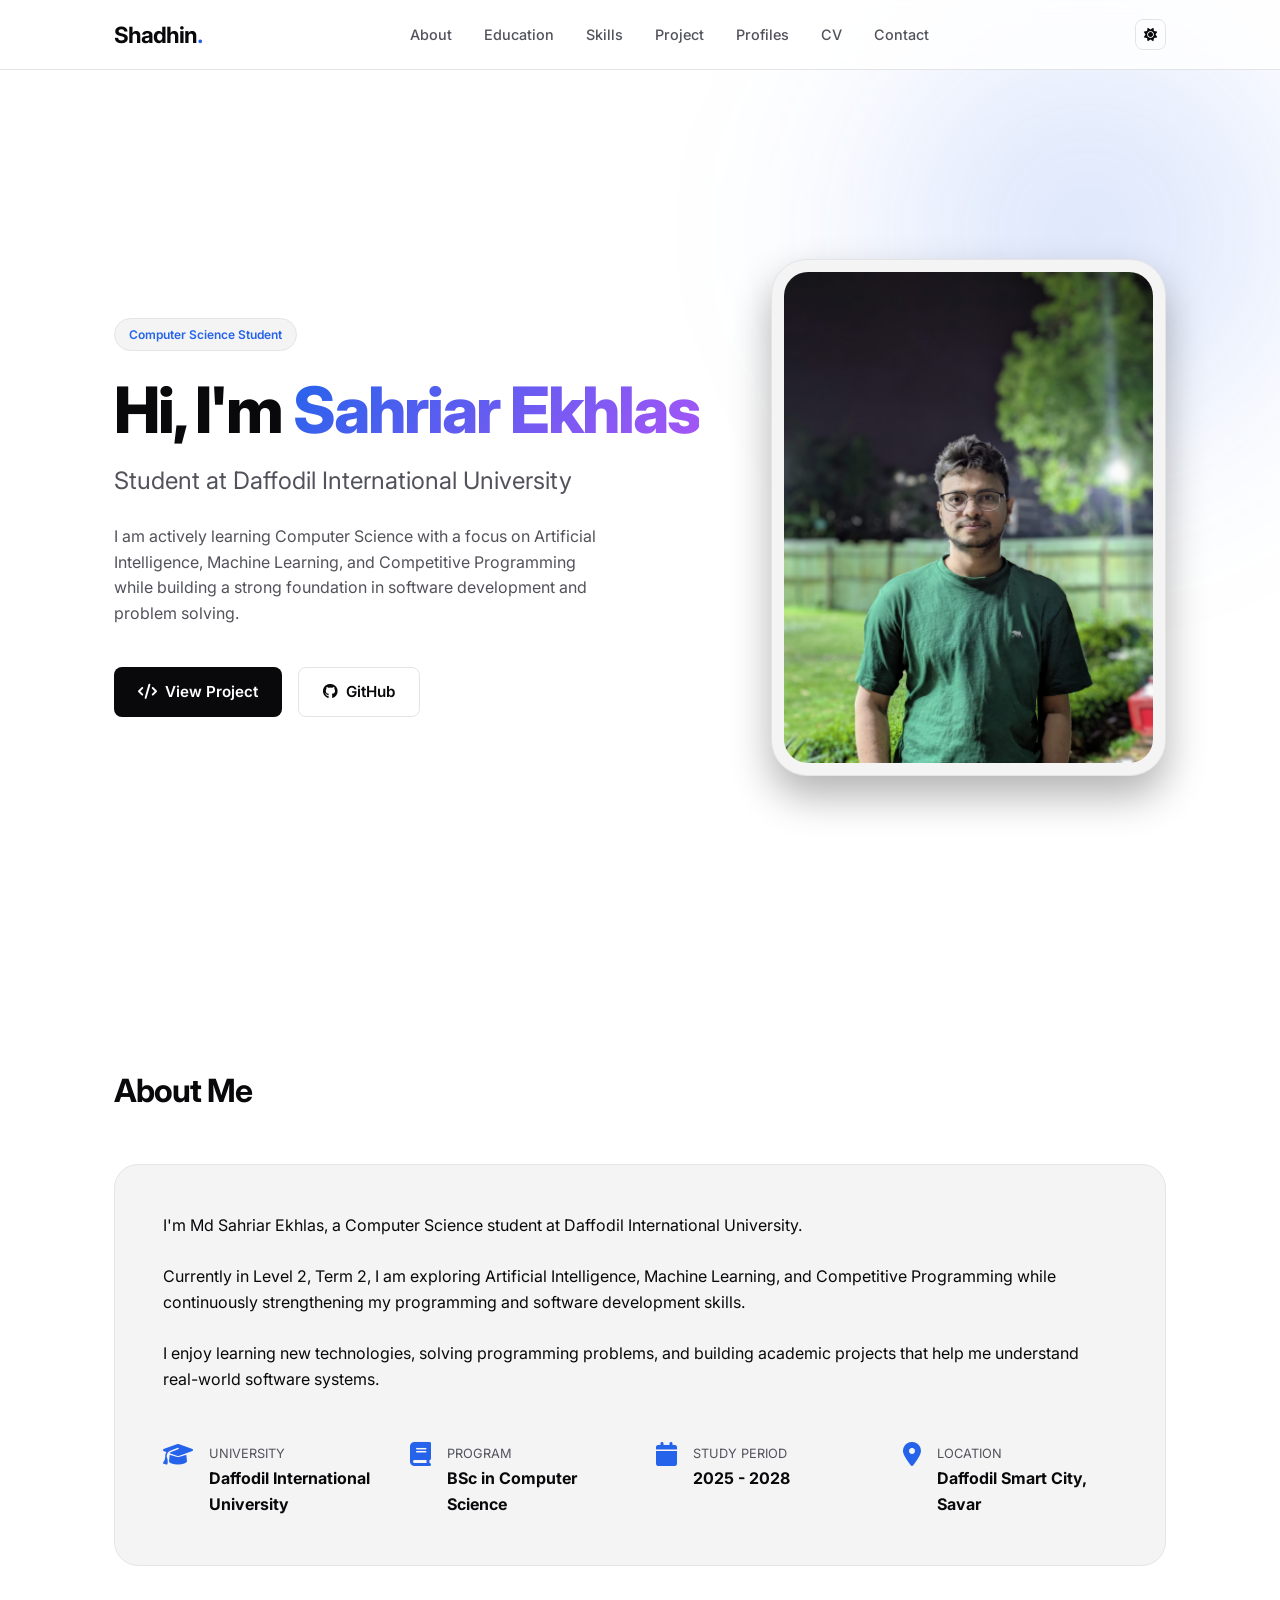
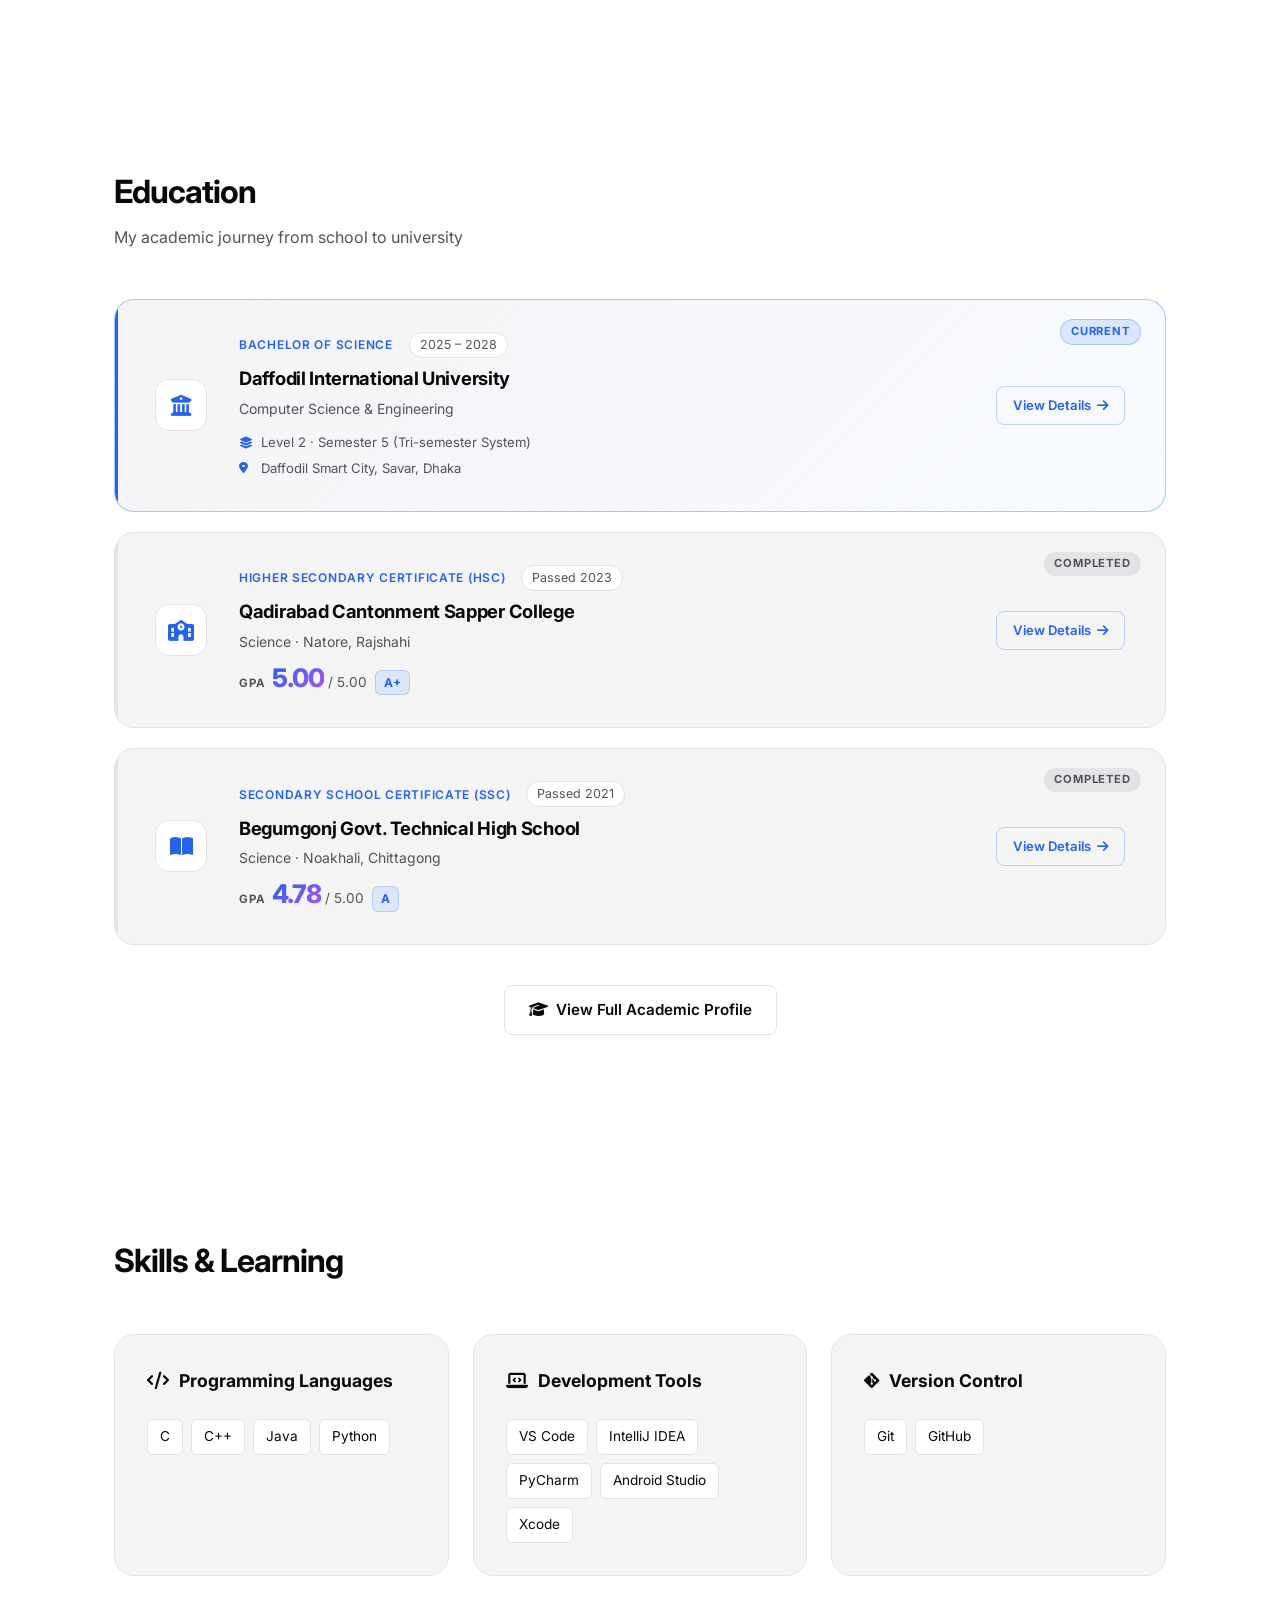
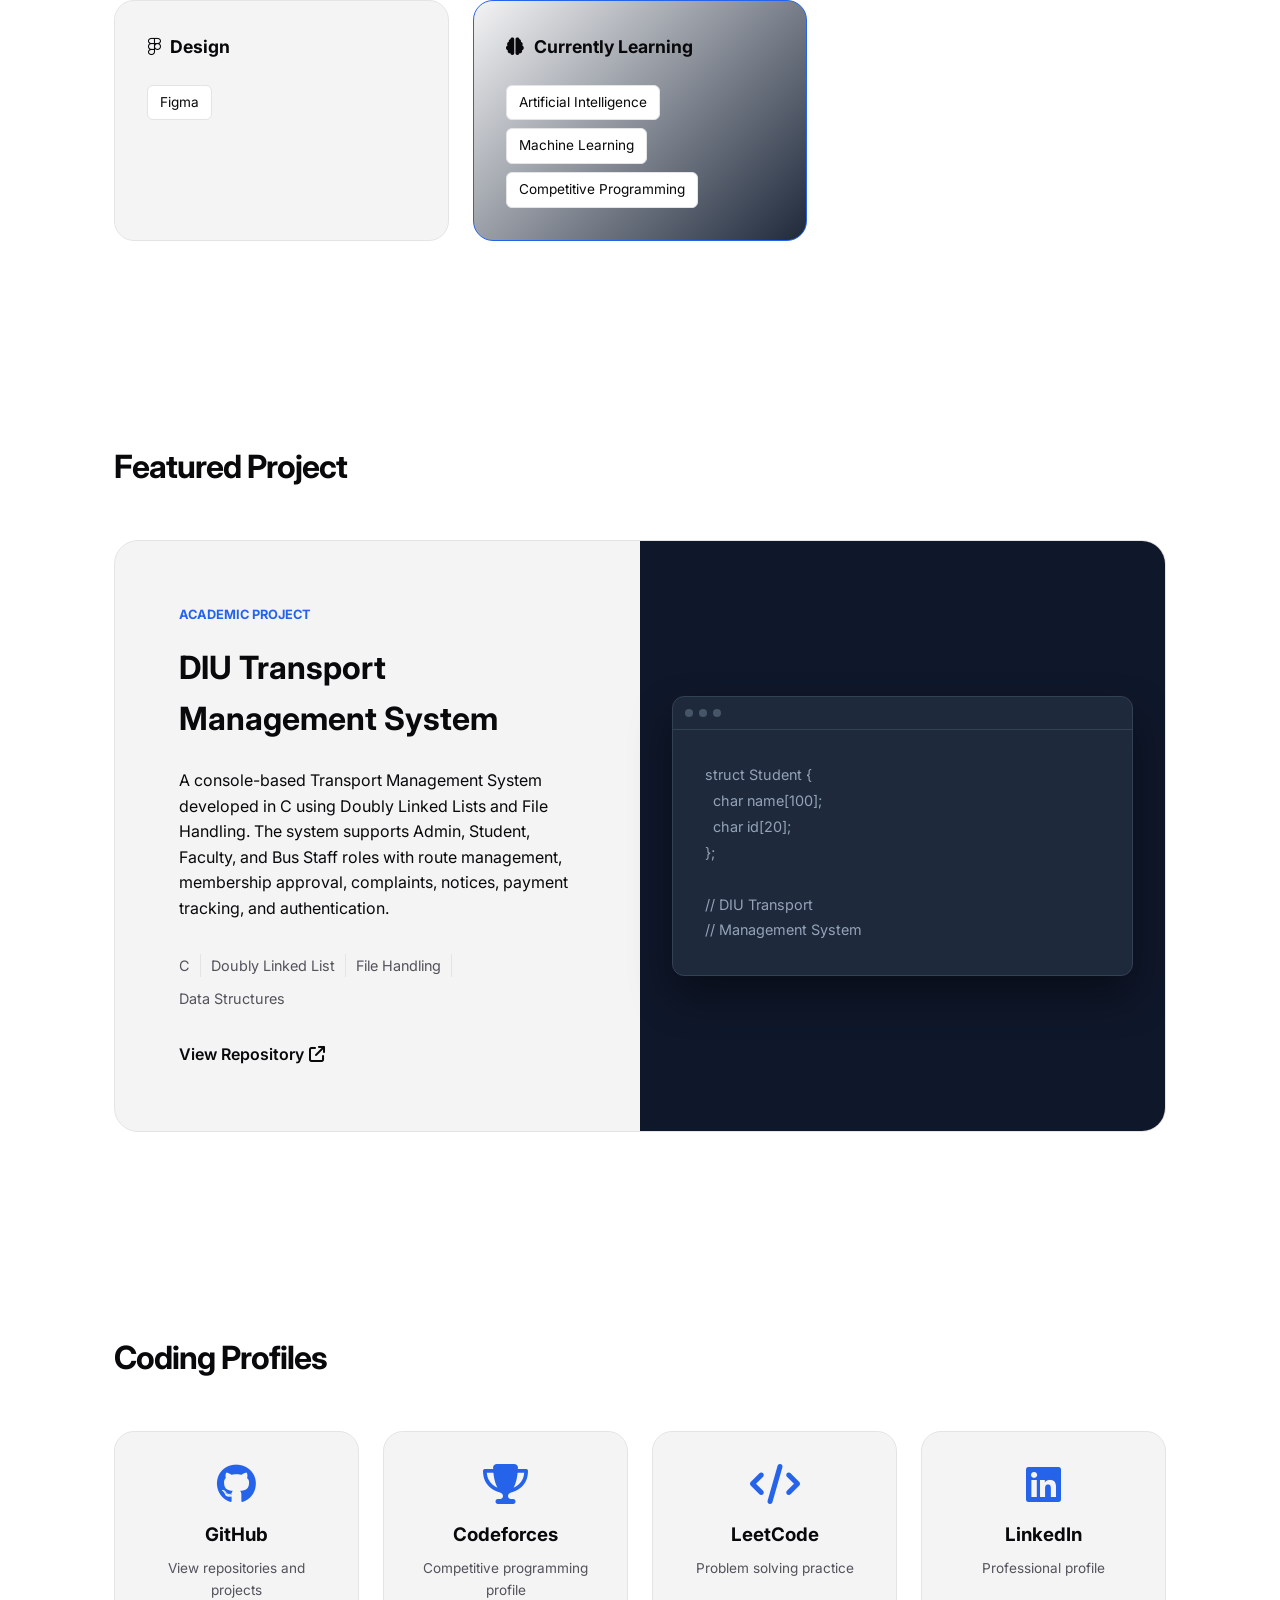
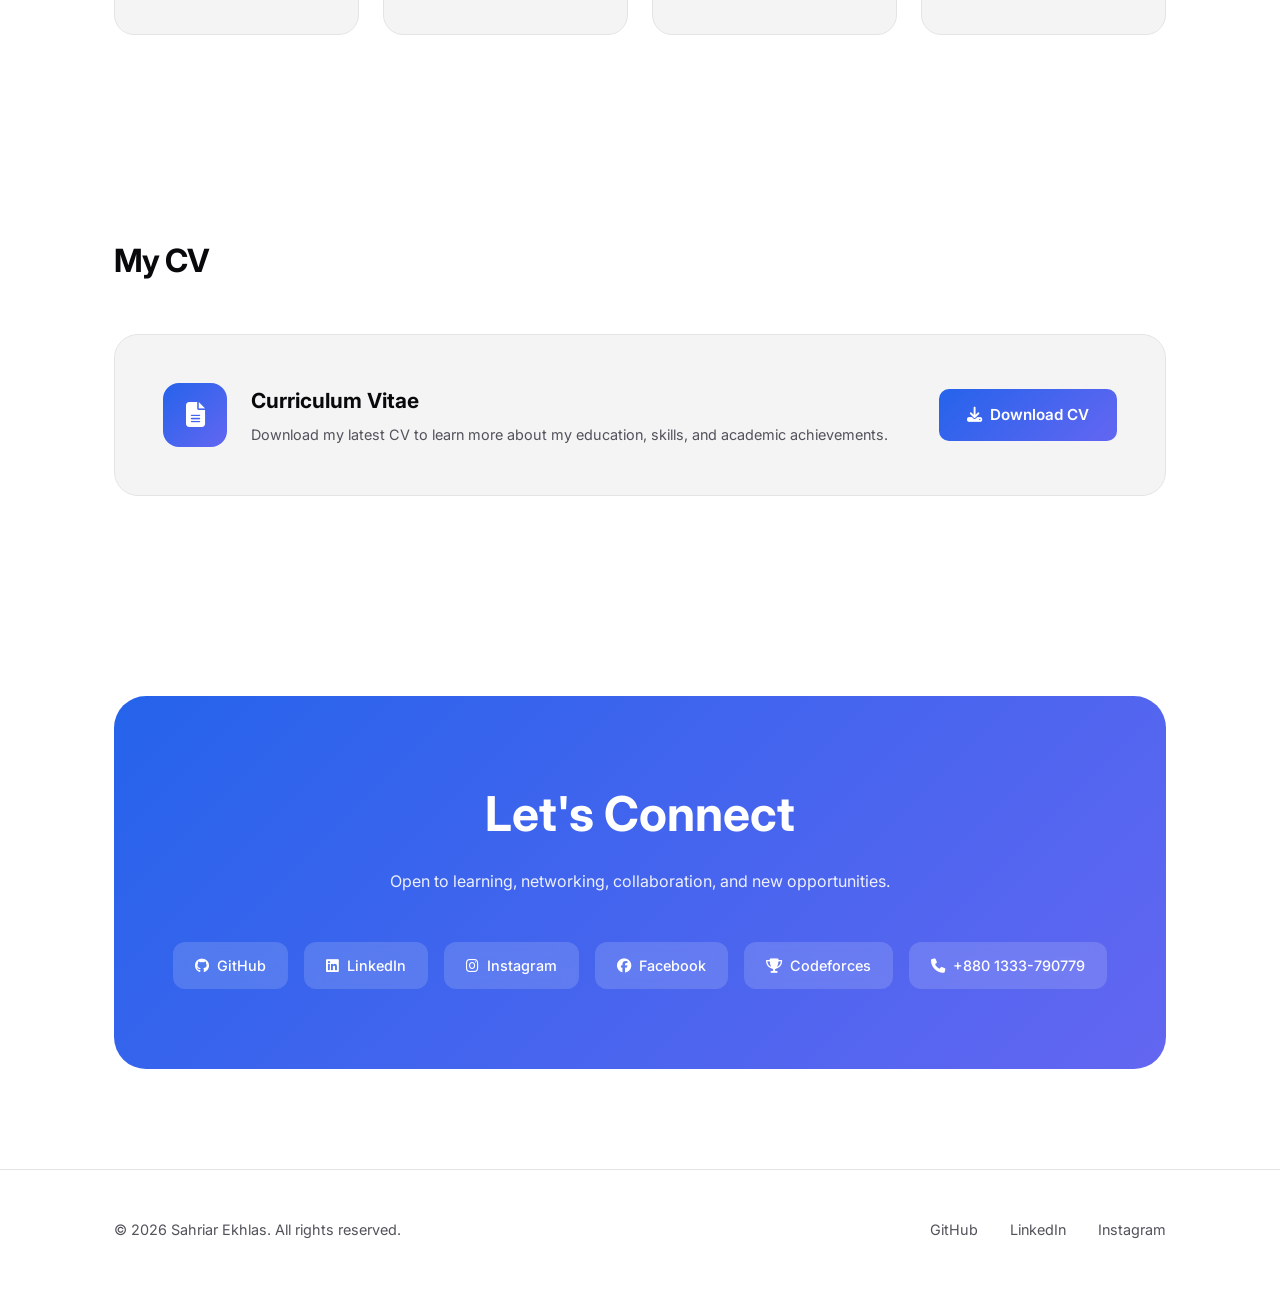
<file: index.html>
<!DOCTYPE html>
<html lang="en" data-theme="dark">
<head>
    <meta charset="UTF-8">
    <meta name="viewport" content="width=device-width, initial-scale=1.0, maximum-scale=1.0">
    <title>Sahriar Ekhlas | Portfolio</title>
    <meta name="description" content="Personal portfolio of Sahriar Ekhlas, Computer Science student at Daffodil International University.">
    <link rel="stylesheet" href="css/style.css">
    <link href="https://fonts.googleapis.com/css2?family=Inter:wght@300;400;500;600;700;800;900&display=swap" rel="stylesheet">
    <link rel="stylesheet" href="https://cdnjs.cloudflare.com/ajax/libs/font-awesome/6.5.1/css/all.min.css">
</head>
<body>

    <!-- Background Glow -->
    <div class="glow-container">
        <div class="glow-sphere"></div>
    </div>

    <!-- Navbar -->
    <nav class="navbar">
        <div class="container nav-content">
            <a href="#home" class="logo">Shadhin<span>.</span></a>
            <ul class="nav-links">
                <li><a href="#about">About</a></li>
                <li><a href="#education">Education</a></li>
                <li><a href="#skills">Skills</a></li>
                <li><a href="#project">Project</a></li>
                <li><a href="#profiles">Profiles</a></li>
                <li><a href="#cv">CV</a></li>
                <li><a href="#contact">Contact</a></li>
            </ul>
            <div class="nav-actions">
                <button id="theme-toggle" aria-label="Toggle theme">
                    <i class="fa-solid fa-moon theme-icon-dark"></i>
                    <i class="fa-solid fa-sun theme-icon-light"></i>
                </button>
                <div class="mobile-menu-btn" id="mobile-menu-btn" aria-label="Open menu">
                    <i class="fa-solid fa-bars"></i>
                </div>
            </div>
        </div>
    </nav>

    <!-- Mobile Nav -->
    <div class="mobile-nav" id="mobile-nav">
        <a href="#about" class="mobile-nav-link">About</a>
        <a href="#education" class="mobile-nav-link">Education</a>
        <a href="#skills" class="mobile-nav-link">Skills</a>
        <a href="#project" class="mobile-nav-link">Project</a>
        <a href="#profiles" class="mobile-nav-link">Profiles</a>
        <a href="#cv" class="mobile-nav-link">CV</a>
        <a href="#contact" class="mobile-nav-link">Contact</a>
    </div>

    <!-- Hero -->
    <section class="section" id="home">
        <div class="container">
            <div class="hero-grid">
                <div class="hero-text reveal">
                    <div class="badge">Computer Science Student</div>
                    <h1>Hi, I'm <span class="gradient-text">Sahriar Ekhlas</span></h1>
                    <p class="subtitle">Student at Daffodil International University</p>
                    <p class="hero-description">
                        I am actively learning Computer Science with a focus on
                        Artificial Intelligence, Machine Learning, and Competitive
                        Programming while building a strong foundation in software
                        development and problem solving.
                    </p>
                    <div class="hero-btns">
                        <a href="#project" class="btn btn-primary">
                            <i class="fa-solid fa-code"></i> View Project
                        </a>
                        <a href="https://github.com/shadhinsahriar" target="_blank" class="btn btn-secondary">
                            <i class="fa-brands fa-github"></i> GitHub
                        </a>
                    </div>
                </div>
                <div class="hero-image-wrapper reveal">
                    <div class="image-border">
                        <img src="MyProfile.jpg.jpeg" alt="Sahriar Ekhlas" class="profile-img">
                    </div>
                </div>
            </div>
        </div>
    </section>

    <!-- About -->
    <section class="section" id="about">
        <div class="container">
            <div class="section-header reveal">
                <h2 class="section-title">About Me</h2>
            </div>
            <div class="about-card reveal">
                <p>I'm Md Sahriar Ekhlas, a Computer Science student at Daffodil International University.</p>
                <br>
                <p>Currently in Level 2, Term 2, I am exploring Artificial Intelligence, Machine Learning, and Competitive Programming while continuously strengthening my programming and software development skills.</p>
                <br>
                <p>I enjoy learning new technologies, solving programming problems, and building academic projects that help me understand real-world software systems.</p>
                <div class="info-grid">
                    <div class="info-item">
                        <i class="fa-solid fa-graduation-cap"></i>
                        <div><span>University</span><h4>Daffodil International University</h4></div>
                    </div>
                    <div class="info-item">
                        <i class="fa-solid fa-book"></i>
                        <div><span>Program</span><h4>BSc in Computer Science</h4></div>
                    </div>
                    <div class="info-item">
                        <i class="fa-solid fa-calendar"></i>
                        <div><span>Study Period</span><h4>2025 - 2028</h4></div>
                    </div>
                    <div class="info-item">
                        <i class="fa-solid fa-location-dot"></i>
                        <div><span>Location</span><h4>Daffodil Smart City, Savar</h4></div>
                    </div>
                </div>
            </div>
        </div>
    </section>

    <!-- Education -->
    <section class="section" id="education">
        <div class="container">
            <div class="section-header reveal">
                <h2 class="section-title">Education</h2>
                <p class="section-subtitle">My academic journey from school to university</p>
            </div>

            <div class="edu-timeline">

                <!-- University -->
                <div class="edu-card edu-card--current reveal">
                    <div class="edu-card__badge edu-card__badge--active">Current</div>
                    <div class="edu-card__icon">
                        <i class="fa-solid fa-university"></i>
                    </div>
                    <div class="edu-card__body">
                        <div class="edu-card__meta">
                            <span class="edu-type">Bachelor of Science</span>
                            <span class="edu-year">2025 – 2028</span>
                        </div>
                        <h3 class="edu-card__title">Daffodil International University</h3>
                        <p class="edu-card__subject">Computer Science &amp; Engineering</p>
                        <div class="edu-card__details">
                            <div class="edu-detail">
                                <i class="fa-solid fa-layer-group"></i>
                                <span>Level 2 · Semester 5 (Tri-semester System)</span>
                            </div>
                            <div class="edu-detail">
                                <i class="fa-solid fa-location-dot"></i>
                                <span>Daffodil Smart City, Savar, Dhaka</span>
                            </div>
                        </div>
                    </div>
                    <a href="education.html" class="edu-card__link">
                        View Details <i class="fa-solid fa-arrow-right"></i>
                    </a>
                </div>

                <!-- HSC -->
                <div class="edu-card reveal">
                    <div class="edu-card__badge">Completed</div>
                    <div class="edu-card__icon">
                        <i class="fa-solid fa-school"></i>
                    </div>
                    <div class="edu-card__body">
                        <div class="edu-card__meta">
                            <span class="edu-type">Higher Secondary Certificate (HSC)</span>
                            <span class="edu-year">Passed 2023</span>
                        </div>
                        <h3 class="edu-card__title">Qadirabad Cantonment Sapper College</h3>
                        <p class="edu-card__subject">Science · Natore, Rajshahi</p>
                        <div class="edu-card__gpa">
                            <span class="gpa-label">GPA</span>
                            <span class="gpa-value">5.00</span>
                            <span class="gpa-scale">/ 5.00</span>
                            <span class="gpa-grade">A+</span>
                        </div>
                    </div>
                    <a href="education.html" class="edu-card__link">
                        View Details <i class="fa-solid fa-arrow-right"></i>
                    </a>
                </div>

                <!-- SSC -->
                <div class="edu-card reveal">
                    <div class="edu-card__badge">Completed</div>
                    <div class="edu-card__icon">
                        <i class="fa-solid fa-book-open"></i>
                    </div>
                    <div class="edu-card__body">
                        <div class="edu-card__meta">
                            <span class="edu-type">Secondary School Certificate (SSC)</span>
                            <span class="edu-year">Passed 2021</span>
                        </div>
                        <h3 class="edu-card__title">Begumgonj Govt. Technical High School</h3>
                        <p class="edu-card__subject">Science · Noakhali, Chittagong</p>
                        <div class="edu-card__gpa">
                            <span class="gpa-label">GPA</span>
                            <span class="gpa-value">4.78</span>
                            <span class="gpa-scale">/ 5.00</span>
                            <span class="gpa-grade">A</span>
                        </div>
                    </div>
                    <a href="education.html" class="edu-card__link">
                        View Details <i class="fa-solid fa-arrow-right"></i>
                    </a>
                </div>

            </div>

            <div class="edu-cta reveal">
                <a href="education.html" class="btn btn-secondary">
                    <i class="fa-solid fa-graduation-cap"></i> View Full Academic Profile
                </a>
            </div>

        </div>
    </section>

    <!-- Skills -->
    <section class="section" id="skills">
        <div class="container">
            <div class="section-header reveal">
                <h2 class="section-title">Skills & Learning</h2>
            </div>
            <div class="skills-grid">
                <div class="skill-category reveal">
                    <h3><i class="fa-solid fa-code"></i> Programming Languages</h3>
                    <div class="skill-tags">
                        <span>C</span><span>C++</span><span>Java</span><span>Python</span>
                    </div>
                </div>
                <div class="skill-category reveal">
                    <h3><i class="fa-solid fa-laptop-code"></i> Development Tools</h3>
                    <div class="skill-tags">
                        <span>VS Code</span><span>IntelliJ IDEA</span><span>PyCharm</span>
                        <span>Android Studio</span><span>Xcode</span>
                    </div>
                </div>
                <div class="skill-category reveal">
                    <h3><i class="fa-brands fa-git-alt"></i> Version Control</h3>
                    <div class="skill-tags"><span>Git</span><span>GitHub</span></div>
                </div>
                <div class="skill-category reveal">
                    <h3><i class="fa-brands fa-figma"></i> Design</h3>
                    <div class="skill-tags"><span>Figma</span></div>
                </div>
                <div class="skill-category highlight reveal">
                    <h3><i class="fa-solid fa-brain"></i> Currently Learning</h3>
                    <div class="skill-tags">
                        <span>Artificial Intelligence</span><span>Machine Learning</span>
                        <span>Competitive Programming</span>
                    </div>
                </div>
            </div>
        </div>
    </section>

    <!-- Project -->
    <section class="section" id="project">
        <div class="container">
            <div class="section-header reveal">
                <h2 class="section-title">Featured Project</h2>
            </div>
            <div class="project-featured reveal">
                <div class="project-content">
                    <div class="project-tag">Academic Project</div>
                    <h3>DIU Transport Management System</h3>
                    <p>A console-based Transport Management System developed in C using Doubly Linked Lists and File Handling. The system supports Admin, Student, Faculty, and Bus Staff roles with route management, membership approval, complaints, notices, payment tracking, and authentication.</p>
                    <div class="tech-stack">
                        <span>C</span><span>Doubly Linked List</span>
                        <span>File Handling</span><span>Data Structures</span>
                    </div>
                    <a href="https://github.com/shadhinsahriar/DIU-Transport-Management-System" target="_blank" class="project-link">
                        View Repository <i class="fa-solid fa-arrow-up-right-from-square"></i>
                    </a>
                </div>
                <div class="project-visual">
                    <div class="code-window">
                        <div class="window-dots"><span></span><span></span><span></span></div>
                        <div class="code-content">
                            <p>struct Student {</p>
                            <p>&nbsp;&nbsp;char name[100];</p>
                            <p>&nbsp;&nbsp;char id[20];</p>
                            <p>};</p>
                            <br>
                            <p>// DIU Transport</p>
                            <p>// Management System</p>
                        </div>
                    </div>
                </div>
            </div>
        </div>
    </section>

    <!-- Profiles -->
    <section class="section" id="profiles">
        <div class="container">
            <div class="section-header reveal">
                <h2 class="section-title">Coding Profiles</h2>
            </div>
            <div class="profiles-grid">
                <a href="https://github.com/shadhinsahriar" target="_blank" class="profile-card reveal">
                    <i class="fa-brands fa-github"></i>
                    <h3>GitHub</h3>
                    <p>View repositories and projects</p>
                </a>
                <a href="https://codeforces.com/profile/shadhinsahriar" target="_blank" class="profile-card reveal">
                    <i class="fa-solid fa-trophy"></i>
                    <h3>Codeforces</h3>
                    <p>Competitive programming profile</p>
                </a>
                <a href="https://leetcode.com/u/shadhinsahriar/" target="_blank" class="profile-card reveal">
                    <i class="fa-solid fa-code"></i>
                    <h3>LeetCode</h3>
                    <p>Problem solving practice</p>
                </a>
                <a href="https://www.linkedin.com/in/shadhinsahriar/" target="_blank" class="profile-card reveal">
                    <i class="fa-brands fa-linkedin"></i>
                    <h3>LinkedIn</h3>
                    <p>Professional profile</p>
                </a>
            </div>
        </div>
    </section>

    <!-- CV -->
    <section class="section" id="cv">
        <div class="container">
            <div class="section-header reveal">
                <h2 class="section-title">My CV</h2>
            </div>
            <div class="cv-card reveal">
                <div class="cv-info">
                    <div class="cv-icon">
                        <i class="fa-solid fa-file-lines"></i>
                    </div>
                    <div>
                        <h3>Curriculum Vitae</h3>
                        <p>Download my latest CV to learn more about my education, skills, and academic achievements.</p>
                    </div>
                </div>
                <a href="Sahriar_Ekhlas_CV.pdf" download class="btn-cv">
                    <i class="fa-solid fa-download"></i> Download CV
                </a>
            </div>
        </div>
    </section>

    <!-- Contact -->
    <section class="section" id="contact">
        <div class="container">
            <div class="contact-card reveal">
                <h2>Let's Connect</h2>
                <p>Open to learning, networking, collaboration, and new opportunities.</p>
                <div class="contact-methods">
                    <a href="https://github.com/shadhinsahriar" target="_blank" class="contact-item">
                        <i class="fa-brands fa-github"></i> GitHub
                    </a>
                    <a href="https://www.linkedin.com/in/shadhinsahriar/" target="_blank" class="contact-item">
                        <i class="fa-brands fa-linkedin"></i> LinkedIn
                    </a>
                    <a href="https://www.instagram.com/shadhinsahriar" target="_blank" class="contact-item">
                        <i class="fa-brands fa-instagram"></i> Instagram
                    </a>
                    <a href="https://www.facebook.com/shadhinsahriar" target="_blank" class="contact-item">
                        <i class="fa-brands fa-facebook"></i> Facebook
                    </a>
                    <a href="https://codeforces.com/profile/shadhinsahriar" target="_blank" class="contact-item">
                        <i class="fa-solid fa-trophy"></i> Codeforces
                    </a>
                    <a href="tel:+8801333790779" class="contact-item">
                        <i class="fa-solid fa-phone"></i> +880 1333-790779
                    </a>
                </div>
            </div>
        </div>
    </section>

    <!-- Footer -->
    <footer class="footer">
        <div class="container">
            <div class="footer-content">
                <p>© 2026 Sahriar Ekhlas. All rights reserved.</p>
                <div class="footer-links">
                    <a href="https://github.com/shadhinsahriar" target="_blank">GitHub</a>
                    <a href="https://www.linkedin.com/in/shadhinsahriar/" target="_blank">LinkedIn</a>
                    <a href="https://www.instagram.com/shadhinsahriar" target="_blank">Instagram</a>
                </div>
            </div>
        </div>
    </footer>

    <script src="js/script.js"></script>
</body>
</html>
</file>
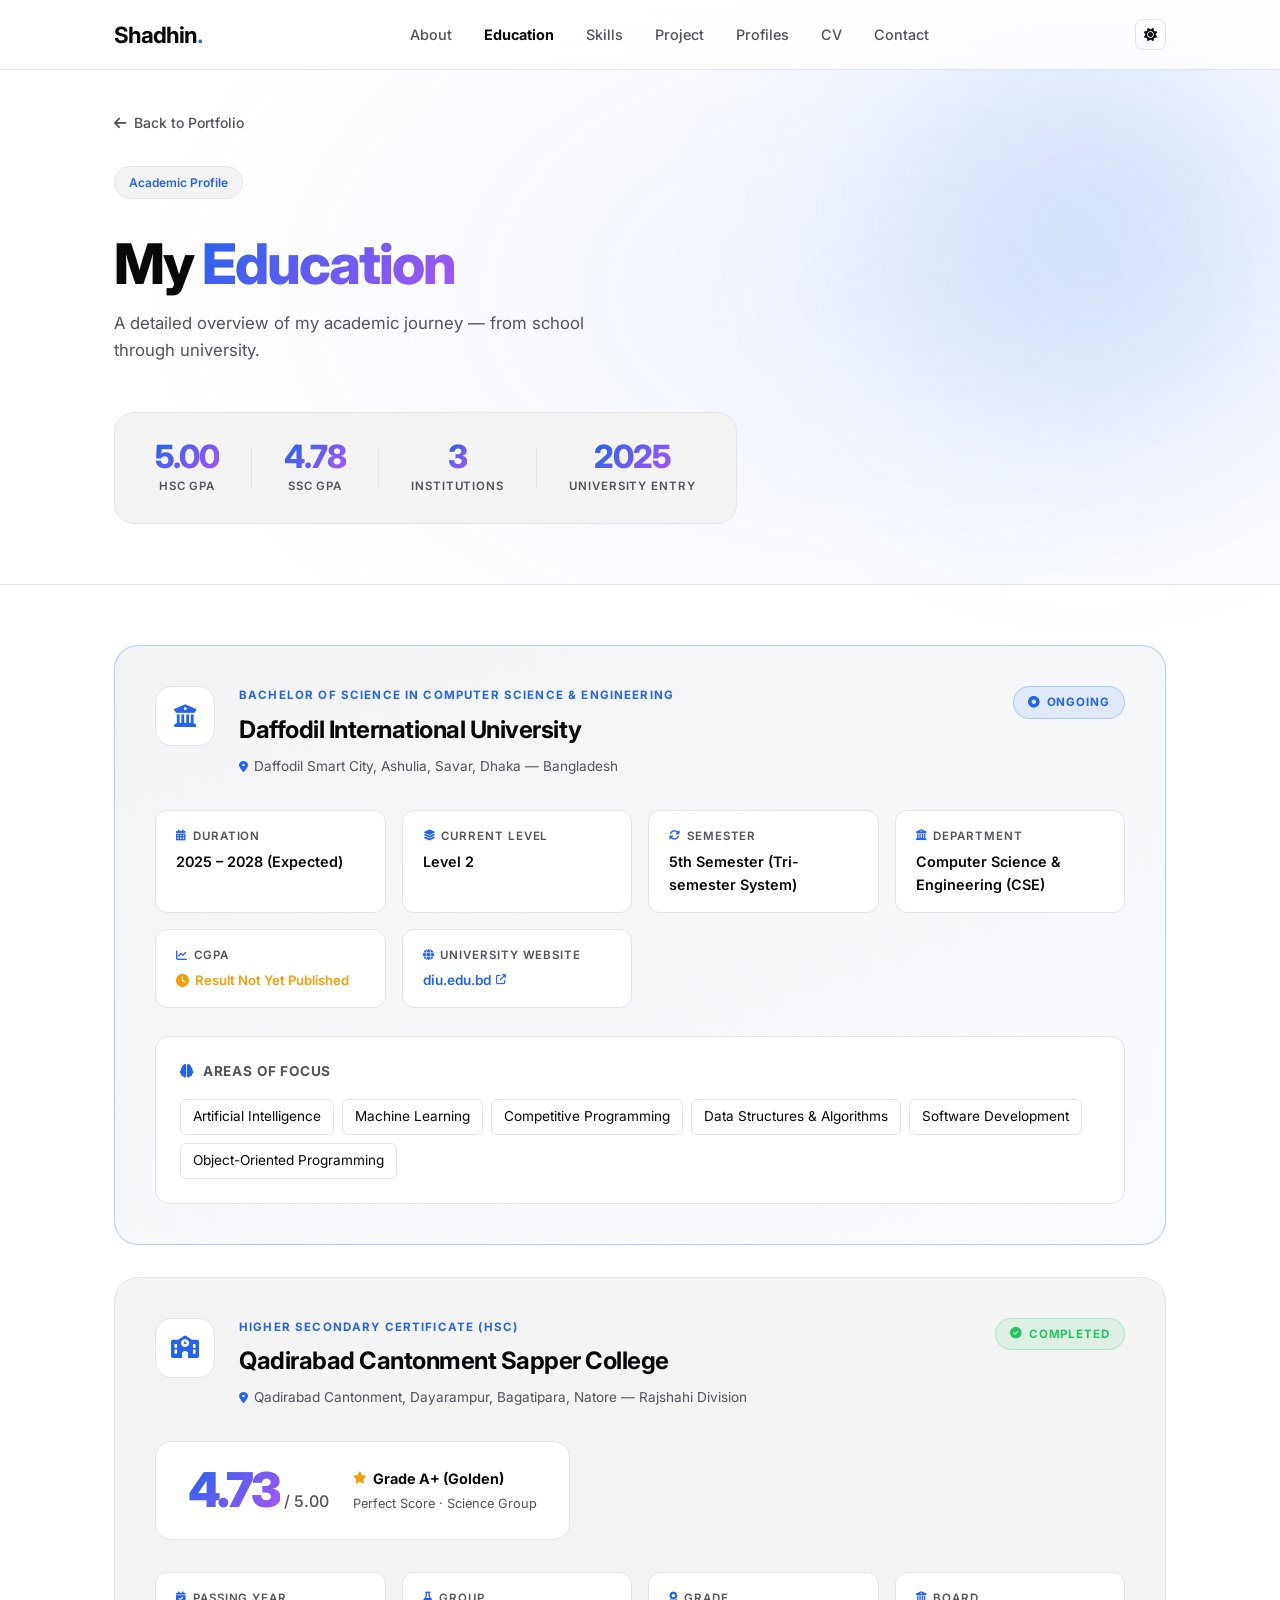
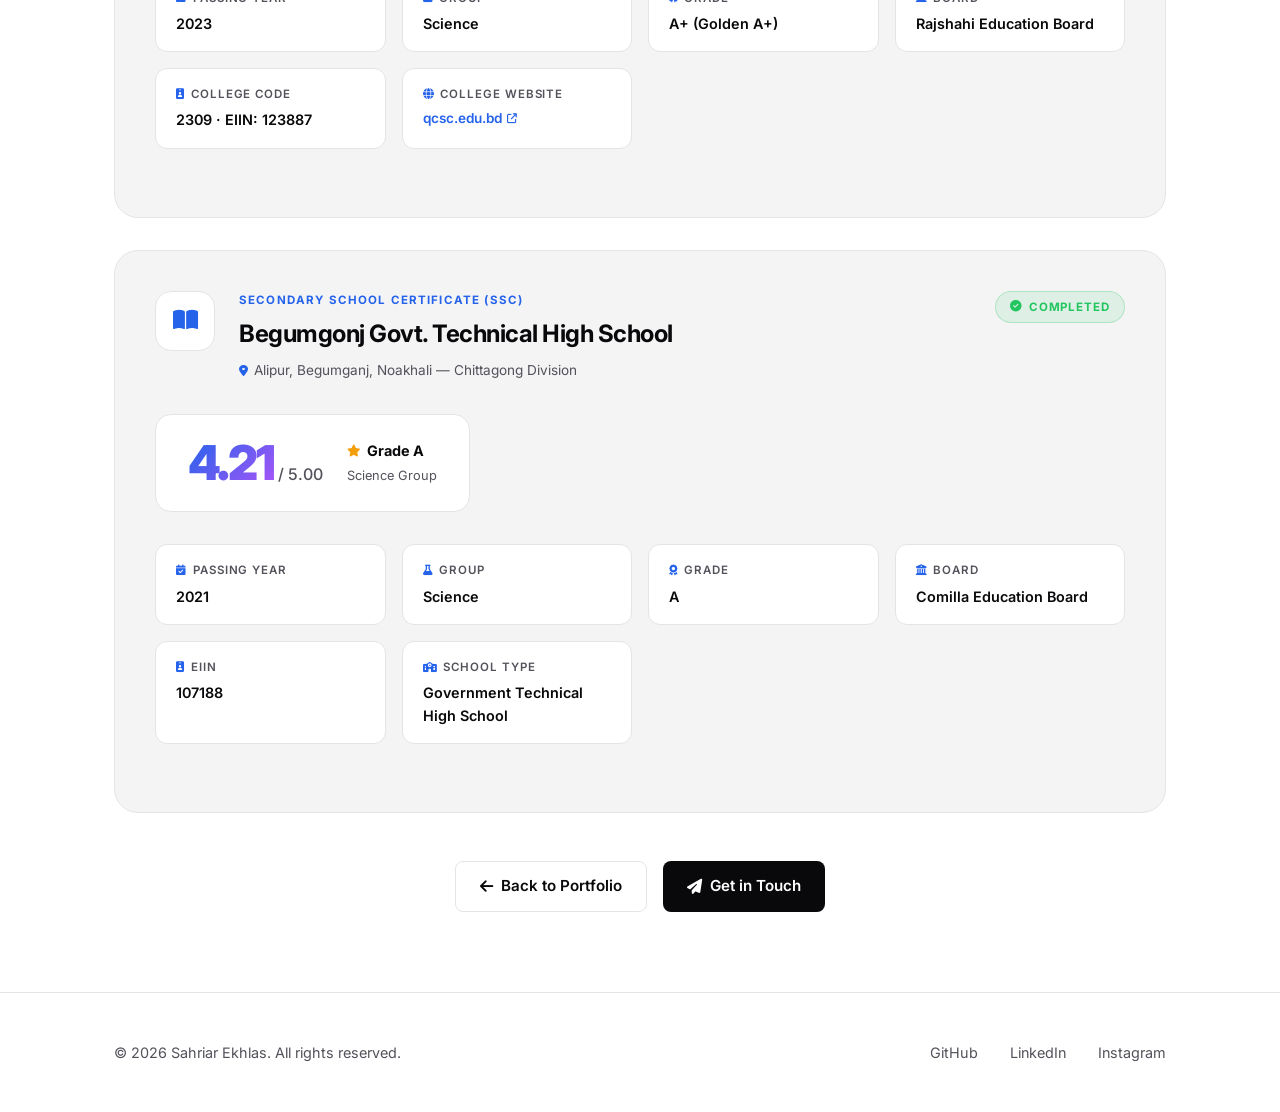
<file: education.html>
<!DOCTYPE html>
<html lang="en" data-theme="dark">
<head>
    <meta charset="UTF-8">
    <meta name="viewport" content="width=device-width, initial-scale=1.0, maximum-scale=1.0">
    <title>Education | Sahriar Ekhlas</title>
    <meta name="description" content="Full academic profile of Sahriar Ekhlas — SSC, HSC and University education details.">
    <link rel="stylesheet" href="css/style.css">
    <link rel="stylesheet" href="css/education.css">
    <link href="https://fonts.googleapis.com/css2?family=Inter:wght@300;400;500;600;700;800;900&display=swap" rel="stylesheet">
    <link rel="stylesheet" href="https://cdnjs.cloudflare.com/ajax/libs/font-awesome/6.5.1/css/all.min.css">
</head>
<body>

    <!-- Background Glow -->
    <div class="glow-container">
        <div class="glow-sphere"></div>
    </div>

    <!-- Navbar -->
    <nav class="navbar">
        <div class="container nav-content">
            <a href="index.html" class="logo">Shadhin<span>.</span></a>
            <ul class="nav-links">
                <li><a href="index.html#about">About</a></li>
                <li><a href="index.html#education" class="nav-active">Education</a></li>
                <li><a href="index.html#skills">Skills</a></li>
                <li><a href="index.html#project">Project</a></li>
                <li><a href="index.html#profiles">Profiles</a></li>
                <li><a href="index.html#cv">CV</a></li>
                <li><a href="index.html#contact">Contact</a></li>
            </ul>
            <div class="nav-actions">
                <button id="theme-toggle" aria-label="Toggle theme">
                    <i class="fa-solid fa-moon theme-icon-dark"></i>
                    <i class="fa-solid fa-sun theme-icon-light"></i>
                </button>
                <div class="mobile-menu-btn" id="mobile-menu-btn" aria-label="Open menu">
                    <i class="fa-solid fa-bars"></i>
                </div>
            </div>
        </div>
    </nav>

    <!-- Mobile Nav -->
    <div class="mobile-nav" id="mobile-nav">
        <a href="index.html#about" class="mobile-nav-link">About</a>
        <a href="index.html#education" class="mobile-nav-link">Education</a>
        <a href="index.html#skills" class="mobile-nav-link">Skills</a>
        <a href="index.html#project" class="mobile-nav-link">Project</a>
        <a href="index.html#profiles" class="mobile-nav-link">Profiles</a>
        <a href="index.html#cv" class="mobile-nav-link">CV</a>
        <a href="index.html#contact" class="mobile-nav-link">Contact</a>
    </div>

    <!-- Page Header -->
    <div class="edu-page-header">
        <div class="container">
            <a href="index.html" class="back-link reveal">
                <i class="fa-solid fa-arrow-left"></i> Back to Portfolio
            </a>
            <div class="edu-page-title reveal">
                <div class="badge">Academic Profile</div>
                <h1>My <span class="gradient-text">Education</span></h1>
                <p>A detailed overview of my academic journey — from school through university.</p>
            </div>

            <!-- Summary Stats -->
            <div class="edu-stats reveal">
                <div class="edu-stat">
                    <span class="edu-stat__value gradient-text">5.00</span>
                    <span class="edu-stat__label">HSC GPA</span>
                </div>
                <div class="edu-stat-divider"></div>
                <div class="edu-stat">
                    <span class="edu-stat__value gradient-text">4.78</span>
                    <span class="edu-stat__label">SSC GPA</span>
                </div>
                <div class="edu-stat-divider"></div>
                <div class="edu-stat">
                    <span class="edu-stat__value gradient-text">3</span>
                    <span class="edu-stat__label">Institutions</span>
                </div>
                <div class="edu-stat-divider"></div>
                <div class="edu-stat">
                    <span class="edu-stat__value gradient-text">2025</span>
                    <span class="edu-stat__label">University Entry</span>
                </div>
            </div>
        </div>
    </div>

    <!-- Main Content -->
    <main class="edu-page-body">
        <div class="container">

            <!-- ======= UNIVERSITY ======= -->
            <div class="edu-detail-card edu-detail-card--active reveal">
                <div class="edu-detail-card__header">
                    <div class="edu-detail-card__icon-wrap">
                        <i class="fa-solid fa-university"></i>
                    </div>
                    <div class="edu-detail-card__header-text">
                        <span class="edu-detail-type">Bachelor of Science in Computer Science &amp; Engineering</span>
                        <h2 class="edu-detail-card__name">Daffodil International University</h2>
                        <p class="edu-detail-card__location">
                            <i class="fa-solid fa-location-dot"></i>
                            Daffodil Smart City, Ashulia, Savar, Dhaka — Bangladesh
                        </p>
                    </div>
                    <div class="edu-detail-card__status edu-detail-card__status--ongoing">
                        <i class="fa-solid fa-circle-dot"></i> Ongoing
                    </div>
                </div>

                <div class="edu-detail-card__body">
                    <div class="edu-info-grid">
                        <div class="edu-info-block">
                            <span class="edu-info-label"><i class="fa-solid fa-calendar-days"></i> Duration</span>
                            <span class="edu-info-value">2025 – 2028 (Expected)</span>
                        </div>
                        <div class="edu-info-block">
                            <span class="edu-info-label"><i class="fa-solid fa-layer-group"></i> Current Level</span>
                            <span class="edu-info-value">Level 2</span>
                        </div>
                        <div class="edu-info-block">
                            <span class="edu-info-label"><i class="fa-solid fa-rotate"></i> Semester</span>
                            <span class="edu-info-value">5th Semester (Tri-semester System)</span>
                        </div>
                        <div class="edu-info-block">
                            <span class="edu-info-label"><i class="fa-solid fa-building-columns"></i> Department</span>
                            <span class="edu-info-value">Computer Science &amp; Engineering (CSE)</span>
                        </div>
                        <div class="edu-info-block">
                            <span class="edu-info-label"><i class="fa-solid fa-chart-line"></i> CGPA</span>
                            <span class="edu-info-value edu-info-value--pending">
                                <i class="fa-solid fa-clock"></i> Result Not Yet Published
                            </span>
                        </div>
                        <div class="edu-info-block">
                            <span class="edu-info-label"><i class="fa-solid fa-globe"></i> University Website</span>
                            <a href="https://diu.edu.bd" target="_blank" class="edu-info-value edu-info-link">diu.edu.bd <i class="fa-solid fa-arrow-up-right-from-square"></i></a>
                        </div>
                    </div>

                    <div class="edu-focus-area">
                        <h4><i class="fa-solid fa-brain"></i> Areas of Focus</h4>
                        <div class="skill-tags">
                            <span>Artificial Intelligence</span>
                            <span>Machine Learning</span>
                            <span>Competitive Programming</span>
                            <span>Data Structures &amp; Algorithms</span>
                            <span>Software Development</span>
                            <span>Object-Oriented Programming</span>
                        </div>
                    </div>
                </div>
            </div>

            <!-- ======= HSC ======= -->
            <div class="edu-detail-card reveal">
                <div class="edu-detail-card__header">
                    <div class="edu-detail-card__icon-wrap">
                        <i class="fa-solid fa-school"></i>
                    </div>
                    <div class="edu-detail-card__header-text">
                        <span class="edu-detail-type">Higher Secondary Certificate (HSC)</span>
                        <h2 class="edu-detail-card__name">Qadirabad Cantonment Sapper College</h2>
                        <p class="edu-detail-card__location">
                            <i class="fa-solid fa-location-dot"></i>
                            Qadirabad Cantonment, Dayarampur, Bagatipara, Natore — Rajshahi Division
                        </p>
                    </div>
                    <div class="edu-detail-card__status edu-detail-card__status--done">
                        <i class="fa-solid fa-circle-check"></i> Completed
                    </div>
                </div>

                <div class="edu-detail-card__body">
                    <div class="edu-gpa-hero">
                        <div class="edu-gpa-hero__score">
                            <span class="edu-gpa-hero__number">5.00</span>
                            <span class="edu-gpa-hero__out">/ 5.00</span>
                        </div>
                        <div class="edu-gpa-hero__meta">
                            <div class="edu-gpa-hero__grade">
                                <i class="fa-solid fa-star"></i> Grade A+ (Golden)
                            </div>
                            <div class="edu-gpa-hero__sub">Perfect Score · Science Group</div>
                        </div>
                    </div>

                    <div class="edu-info-grid">
                        <div class="edu-info-block">
                            <span class="edu-info-label"><i class="fa-solid fa-calendar-check"></i> Passing Year</span>
                            <span class="edu-info-value">2023</span>
                        </div>
                        <div class="edu-info-block">
                            <span class="edu-info-label"><i class="fa-solid fa-flask"></i> Group</span>
                            <span class="edu-info-value">Science</span>
                        </div>
                        <div class="edu-info-block">
                            <span class="edu-info-label"><i class="fa-solid fa-award"></i> Grade</span>
                            <span class="edu-info-value">A+ (Golden A+)</span>
                        </div>
                        <div class="edu-info-block">
                            <span class="edu-info-label"><i class="fa-solid fa-building-columns"></i> Board</span>
                            <span class="edu-info-value">Rajshahi Education Board</span>
                        </div>
                        <div class="edu-info-block">
                            <span class="edu-info-label"><i class="fa-solid fa-id-badge"></i> College Code</span>
                            <span class="edu-info-value">2309 · EIIN: 123887</span>
                        </div>
                        <div class="edu-info-block">
                            <span class="edu-info-label"><i class="fa-solid fa-globe"></i> College Website</span>
                            <a href="http://qcsc.edu.bd" target="_blank" class="edu-info-value edu-info-link">qcsc.edu.bd <i class="fa-solid fa-arrow-up-right-from-square"></i></a>
                        </div>
                    </div>
                </div>
            </div>

            <!-- ======= SSC ======= -->
            <div class="edu-detail-card reveal">
                <div class="edu-detail-card__header">
                    <div class="edu-detail-card__icon-wrap">
                        <i class="fa-solid fa-book-open"></i>
                    </div>
                    <div class="edu-detail-card__header-text">
                        <span class="edu-detail-type">Secondary School Certificate (SSC)</span>
                        <h2 class="edu-detail-card__name">Begumgonj Govt. Technical High School</h2>
                        <p class="edu-detail-card__location">
                            <i class="fa-solid fa-location-dot"></i>
                            Alipur, Begumganj, Noakhali — Chittagong Division
                        </p>
                    </div>
                    <div class="edu-detail-card__status edu-detail-card__status--done">
                        <i class="fa-solid fa-circle-check"></i> Completed
                    </div>
                </div>

                <div class="edu-detail-card__body">
                    <div class="edu-gpa-hero">
                        <div class="edu-gpa-hero__score">
                            <span class="edu-gpa-hero__number">4.78</span>
                            <span class="edu-gpa-hero__out">/ 5.00</span>
                        </div>
                        <div class="edu-gpa-hero__meta">
                            <div class="edu-gpa-hero__grade">
                                <i class="fa-solid fa-star"></i> Grade A
                            </div>
                            <div class="edu-gpa-hero__sub">Science Group</div>
                        </div>
                    </div>

                    <div class="edu-info-grid">
                        <div class="edu-info-block">
                            <span class="edu-info-label"><i class="fa-solid fa-calendar-check"></i> Passing Year</span>
                            <span class="edu-info-value">2021</span>
                        </div>
                        <div class="edu-info-block">
                            <span class="edu-info-label"><i class="fa-solid fa-flask"></i> Group</span>
                            <span class="edu-info-value">Science</span>
                        </div>
                        <div class="edu-info-block">
                            <span class="edu-info-label"><i class="fa-solid fa-award"></i> Grade</span>
                            <span class="edu-info-value">A</span>
                        </div>
                        <div class="edu-info-block">
                            <span class="edu-info-label"><i class="fa-solid fa-building-columns"></i> Board</span>
                            <span class="edu-info-value">Comilla Education Board</span>
                        </div>
                        <div class="edu-info-block">
                            <span class="edu-info-label"><i class="fa-solid fa-id-badge"></i> EIIN</span>
                            <span class="edu-info-value">107188</span>
                        </div>
                        <div class="edu-info-block">
                            <span class="edu-info-label"><i class="fa-solid fa-school"></i> School Type</span>
                            <span class="edu-info-value">Government Technical High School</span>
                        </div>
                    </div>
                </div>
            </div>

            <!-- Back button -->
            <div class="edu-page-footer reveal">
                <a href="index.html" class="btn btn-secondary">
                    <i class="fa-solid fa-arrow-left"></i> Back to Portfolio
                </a>
                <a href="index.html#contact" class="btn btn-primary">
                    <i class="fa-solid fa-paper-plane"></i> Get in Touch
                </a>
            </div>

        </div>
    </main>

    <!-- Footer -->
    <footer class="footer">
        <div class="container">
            <div class="footer-content">
                <p>© 2026 Sahriar Ekhlas. All rights reserved.</p>
                <div class="footer-links">
                    <a href="https://github.com/shadhinsahriar" target="_blank">GitHub</a>
                    <a href="https://www.linkedin.com/in/shadhinsahriar/" target="_blank">LinkedIn</a>
                    <a href="https://www.instagram.com/shadhinsahriar" target="_blank">Instagram</a>
                </div>
            </div>
        </div>
    </footer>

    <script src="js/script.js"></script>
    <script src="js/education.js"></script>
</body>
</html>
</file>
<file: css/style.css>
/* --- Variables & Reset --- */
:root {
    --bg-color: #0a0a0a;
    --surface-color: #161616;
    --border-color: #262626;
    --text-primary: #ffffff;
    --text-secondary: #a1a1aa;
    --accent-color: #3b82f6;
    --accent-glow: rgba(59, 130, 246, 0.5);
    --nav-blur: rgba(10, 10, 10, 0.8);
    --transition: all 0.4s cubic-bezier(0.16, 1, 0.3, 1);
}

[data-theme="light"] {
    --bg-color: #ffffff;
    --surface-color: #f4f4f5;
    --border-color: #e4e4e7;
    --text-primary: #09090b;
    --text-secondary: #52525b;
    --accent-color: #2563eb;
    --accent-glow: rgba(37, 99, 235, 0.2);
    --nav-blur: rgba(255, 255, 255, 0.8);
}

* {
    margin: 0;
    padding: 0;
    box-sizing: border-box;
    font-family: 'Inter', sans-serif;
}

html { scroll-behavior: smooth; }

body {
    background-color: var(--bg-color);
    color: var(--text-primary);
    line-height: 1.6;
    overflow-x: hidden;
    transition: background-color 0.3s ease;
}

.container {
    max-width: 1100px;
    margin: 0 auto;
    padding: 0 1.5rem;
}

/* --- Layout Utils --- */
.section { padding: 100px 0; }

.gradient-text {
    background: linear-gradient(135deg, var(--accent-color), #a855f7);
    -webkit-background-clip: text;
    -webkit-text-fill-color: transparent;
    background-clip: text;
}

/* --- Glow Background --- */
.glow-container {
    position: fixed;
    top: 0; left: 0;
    width: 100%; height: 100%;
    z-index: -1;
    overflow: hidden;
    pointer-events: none;
}

.glow-sphere {
    position: absolute;
    top: -10%; right: -10%;
    width: 50vw; height: 50vw;
    background: radial-gradient(circle, var(--accent-glow) 0%, transparent 70%);
    filter: blur(80px);
}

/* --- Navbar --- */
.navbar {
    position: fixed;
    top: 0; width: 100%;
    z-index: 1000;
    border-bottom: 1px solid var(--border-color);
    backdrop-filter: blur(12px);
    background: var(--nav-blur);
    height: 70px;
    display: flex;
    align-items: center;
}

.nav-content {
    display: flex;
    justify-content: space-between;
    align-items: center;
    width: 100%;
}

.logo {
    font-size: 1.4rem;
    font-weight: 700;
    text-decoration: none;
    color: var(--text-primary);
    letter-spacing: -1px;
}
.logo span { color: var(--accent-color); }

.nav-links {
    display: flex;
    list-style: none;
    gap: 2rem;
}

.nav-links a {
    text-decoration: none;
    color: var(--text-secondary);
    font-size: 0.9rem;
    font-weight: 500;
    transition: var(--transition);
}
.nav-links a:hover { color: var(--text-primary); }

.nav-actions {
    display: flex;
    align-items: center;
    gap: 1rem;
}

#theme-toggle {
    background: none;
    border: 1px solid var(--border-color);
    color: var(--text-primary);
    padding: 8px;
    border-radius: 8px;
    cursor: pointer;
    display: flex;
    align-items: center;
    justify-content: center;
    transition: transform 0.4s ease;
}

.theme-icon-light { display: none; }
[data-theme="light"] .theme-icon-dark { display: none; }
[data-theme="light"] .theme-icon-light { display: block; }

.mobile-menu-btn {
    display: none;
    font-size: 1.5rem;
    cursor: pointer;
    color: var(--text-primary);
    padding: 4px;
}

/* --- Mobile Nav Menu --- */
.mobile-nav {
    display: none;
    position: fixed;
    top: 70px;
    left: 0;
    width: 100%;
    background: var(--nav-blur);
    backdrop-filter: blur(12px);
    border-bottom: 1px solid var(--border-color);
    z-index: 999;
    padding: 1rem 0;
    flex-direction: column;
}

.mobile-nav.open { display: flex; }

.mobile-nav a {
    text-decoration: none;
    color: var(--text-secondary);
    font-size: 1rem;
    font-weight: 500;
    padding: 0.75rem 1.5rem;
    transition: var(--transition);
}

.mobile-nav a:hover {
    color: var(--text-primary);
    background: var(--surface-color);
}

/* --- Hero Section --- */
.hero-grid {
    display: grid;
    grid-template-columns: 1.2fr 0.8fr;
    gap: 4rem;
    align-items: center;
    min-height: 85vh;
    padding-top: 70px;
}

.badge {
    display: inline-block;
    padding: 6px 14px;
    background: var(--surface-color);
    border: 1px solid var(--border-color);
    border-radius: 20px;
    font-size: 0.75rem;
    font-weight: 600;
    color: var(--accent-color);
    margin-bottom: 1.5rem;
}

.hero-text h1 {
    font-size: 4rem;
    line-height: 1.1;
    margin-bottom: 1rem;
    font-weight: 800;
    letter-spacing: -2px;
}

.subtitle {
    font-size: 1.5rem;
    color: var(--text-secondary);
    margin-bottom: 1.5rem;
}

.hero-description {
    color: var(--text-secondary);
    max-width: 500px;
    margin-bottom: 2.5rem;
}

.hero-btns {
    display: flex;
    gap: 1rem;
    flex-wrap: wrap;
}

.btn {
    padding: 12px 24px;
    border-radius: 8px;
    text-decoration: none;
    font-weight: 600;
    font-size: 0.95rem;
    transition: var(--transition);
    display: inline-flex;
    align-items: center;
    gap: 8px;
    white-space: nowrap;
}

.btn-primary { background: var(--text-primary); color: var(--bg-color); }
.btn-primary:hover { transform: translateY(-2px); opacity: 0.9; }

.btn-secondary { border: 1px solid var(--border-color); color: var(--text-primary); }
.btn-secondary:hover { background: var(--surface-color); }

.profile-img {
    width: 100%;
    border-radius: 24px;
    filter: grayscale(20%);
    display: block;
}

.image-border {
    padding: 12px;
    background: var(--surface-color);
    border: 1px solid var(--border-color);
    border-radius: 36px;
    box-shadow: 0 20px 40px rgba(0,0,0,0.3);
}

/* --- Cards & Content --- */
.section-header { margin-bottom: 3rem; }

.section-title {
    font-size: 2rem;
    font-weight: 700;
    letter-spacing: -1px;
}

.section-subtitle {
    color: var(--text-secondary);
    margin-top: 0.5rem;
    font-size: 1rem;
}

.about-card {
    background: var(--surface-color);
    border: 1px solid var(--border-color);
    padding: 3rem;
    border-radius: 24px;
}

.info-grid {
    display: grid;
    grid-template-columns: repeat(auto-fit, minmax(200px, 1fr));
    gap: 2rem;
    margin-top: 3rem;
}

.info-item { display: flex; gap: 1rem; align-items: flex-start; }
.info-item i { font-size: 1.5rem; color: var(--accent-color); flex-shrink: 0; margin-top: 2px; }
.info-item span { font-size: 0.8rem; color: var(--text-secondary); text-transform: uppercase; }

/* ============================================
   EDUCATION SECTION — Main Page
   ============================================ */
.edu-timeline {
    display: flex;
    flex-direction: column;
    gap: 1.25rem;
    margin-bottom: 2.5rem;
}

.edu-card {
    background: var(--surface-color);
    border: 1px solid var(--border-color);
    border-radius: 20px;
    padding: 2rem 2.5rem;
    display: grid;
    grid-template-columns: 60px 1fr auto;
    gap: 1.5rem;
    align-items: center;
    transition: var(--transition);
    position: relative;
    overflow: hidden;
}

.edu-card::before {
    content: '';
    position: absolute;
    left: 0; top: 0; bottom: 0;
    width: 3px;
    background: var(--border-color);
    border-radius: 0 2px 2px 0;
    transition: var(--transition);
}

.edu-card:hover {
    border-color: var(--accent-color);
    transform: translateY(-3px);
    box-shadow: 0 12px 40px rgba(59, 130, 246, 0.08);
}

.edu-card:hover::before {
    background: var(--accent-color);
}

.edu-card--current {
    border-color: rgba(59, 130, 246, 0.4);
    background: linear-gradient(135deg, var(--surface-color), rgba(59, 130, 246, 0.04));
}

.edu-card--current::before {
    background: var(--accent-color);
}

.edu-card__badge {
    position: absolute;
    top: 1.2rem;
    right: 1.5rem;
    font-size: 0.7rem;
    font-weight: 700;
    text-transform: uppercase;
    letter-spacing: 0.08em;
    padding: 3px 10px;
    border-radius: 20px;
    background: var(--border-color);
    color: var(--text-secondary);
}

.edu-card__badge--active {
    background: rgba(59, 130, 246, 0.15);
    color: var(--accent-color);
    border: 1px solid rgba(59, 130, 246, 0.3);
}

.edu-card__icon {
    width: 52px;
    height: 52px;
    background: var(--bg-color);
    border: 1px solid var(--border-color);
    border-radius: 14px;
    display: flex;
    align-items: center;
    justify-content: center;
    flex-shrink: 0;
}

.edu-card__icon i {
    font-size: 1.3rem;
    color: var(--accent-color);
}

.edu-card__body {
    min-width: 0;
    padding-right: 80px;
}

.edu-card__meta {
    display: flex;
    align-items: center;
    gap: 1rem;
    margin-bottom: 0.4rem;
    flex-wrap: wrap;
}

.edu-type {
    font-size: 0.75rem;
    font-weight: 600;
    color: var(--accent-color);
    text-transform: uppercase;
    letter-spacing: 0.06em;
}

.edu-year {
    font-size: 0.78rem;
    color: var(--text-secondary);
    background: var(--bg-color);
    border: 1px solid var(--border-color);
    padding: 2px 10px;
    border-radius: 20px;
}

.edu-card__title {
    font-size: 1.15rem;
    font-weight: 700;
    margin-bottom: 0.25rem;
    letter-spacing: -0.3px;
}

.edu-card__subject {
    font-size: 0.875rem;
    color: var(--text-secondary);
    margin-bottom: 0.75rem;
}

.edu-card__details {
    display: flex;
    flex-direction: column;
    gap: 0.3rem;
}

.edu-detail {
    display: flex;
    align-items: center;
    gap: 0.5rem;
    font-size: 0.82rem;
    color: var(--text-secondary);
}

.edu-detail i {
    font-size: 0.75rem;
    color: var(--accent-color);
    width: 14px;
}

.edu-card__gpa {
    display: flex;
    align-items: baseline;
    gap: 4px;
    margin-top: 0.5rem;
}

.gpa-label {
    font-size: 0.72rem;
    font-weight: 700;
    text-transform: uppercase;
    letter-spacing: 0.08em;
    color: var(--text-secondary);
    margin-right: 2px;
}

.gpa-value {
    font-size: 1.6rem;
    font-weight: 800;
    letter-spacing: -1px;
    background: linear-gradient(135deg, var(--accent-color), #a855f7);
    -webkit-background-clip: text;
    -webkit-text-fill-color: transparent;
    background-clip: text;
    line-height: 1;
}

.gpa-scale {
    font-size: 0.85rem;
    color: var(--text-secondary);
}

.gpa-grade {
    font-size: 0.75rem;
    font-weight: 700;
    padding: 2px 8px;
    border-radius: 6px;
    background: rgba(59, 130, 246, 0.12);
    color: var(--accent-color);
    border: 1px solid rgba(59, 130, 246, 0.25);
    margin-left: 4px;
}

.edu-card__link {
    display: inline-flex;
    align-items: center;
    gap: 6px;
    font-size: 0.82rem;
    font-weight: 600;
    color: var(--accent-color);
    text-decoration: none;
    white-space: nowrap;
    padding: 8px 16px;
    border: 1px solid rgba(59, 130, 246, 0.3);
    border-radius: 8px;
    transition: var(--transition);
    flex-shrink: 0;
    align-self: center;
}

.edu-card__link:hover {
    background: rgba(59, 130, 246, 0.1);
    transform: translateX(2px);
}

.edu-cta {
    display: flex;
    justify-content: center;
    margin-top: 1rem;
}

/* --- Skills --- */
.skills-grid {
    display: grid;
    grid-template-columns: repeat(auto-fit, minmax(250px, 1fr));
    gap: 1.5rem;
}

.skill-category {
    background: var(--surface-color);
    border: 1px solid var(--border-color);
    padding: 2rem;
    border-radius: 20px;
    transition: var(--transition);
}

.skill-category:hover {
    border-color: var(--accent-color);
    transform: translateY(-5px);
}

.skill-category h3 {
    font-size: 1.1rem;
    margin-bottom: 1.5rem;
    display: flex;
    align-items: center;
    gap: 10px;
}

.skill-tags { display: flex; flex-wrap: wrap; gap: 8px; }

.skill-tags span {
    padding: 6px 12px;
    background: var(--bg-color);
    border: 1px solid var(--border-color);
    border-radius: 6px;
    font-size: 0.85rem;
}

.highlight {
    background: linear-gradient(135deg, var(--surface-color), #1e293b);
    border-color: var(--accent-color);
}

/* --- Project --- */
.project-featured {
    display: grid;
    grid-template-columns: 1fr 1fr;
    background: var(--surface-color);
    border: 1px solid var(--border-color);
    border-radius: 24px;
    overflow: hidden;
}

.project-content { padding: 4rem; }

.project-tag {
    color: var(--accent-color);
    font-size: 0.8rem;
    font-weight: 700;
    text-transform: uppercase;
    margin-bottom: 1rem;
}

.project-content h3 { font-size: 2rem; margin-bottom: 1.5rem; }

.tech-stack { display: flex; flex-wrap: wrap; gap: 10px; margin: 2rem 0; }
.tech-stack span {
    color: var(--text-secondary);
    font-size: 0.9rem;
    border-right: 1px solid var(--border-color);
    padding-right: 10px;
}
.tech-stack span:last-child { border-right: none; }

.project-link {
    text-decoration: none;
    color: var(--text-primary);
    font-weight: 600;
    display: flex;
    align-items: center;
    gap: 5px;
}

.project-visual {
    background: #0f172a;
    display: flex;
    align-items: center;
    justify-content: center;
    padding: 2rem;
}

.code-window {
    background: #1e293b;
    width: 100%;
    border-radius: 12px;
    border: 1px solid #334155;
    box-shadow: 0 20px 40px rgba(0,0,0,0.4);
}

.window-dots {
    padding: 12px;
    display: flex;
    gap: 6px;
    border-bottom: 1px solid #334155;
}

.window-dots span { width: 8px; height: 8px; border-radius: 50%; background: #475569; }

.code-content {
    padding: 2rem;
    font-family: 'Courier New', Courier, monospace;
    color: #94a3b8;
    font-size: 0.9rem;
    line-height: 1.8;
}

/* --- Profiles --- */
.profiles-grid {
    display: grid;
    grid-template-columns: repeat(auto-fit, minmax(200px, 1fr));
    gap: 1.5rem;
}

.profile-card {
    background: var(--surface-color);
    border: 1px solid var(--border-color);
    padding: 2rem;
    border-radius: 20px;
    text-decoration: none;
    color: var(--text-primary);
    text-align: center;
    transition: var(--transition);
}

.profile-card i { font-size: 2.5rem; margin-bottom: 1rem; color: var(--accent-color); display: block; }
.profile-card h3 { margin-bottom: 0.5rem; }
.profile-card p { font-size: 0.85rem; color: var(--text-secondary); }
.profile-card:hover { background: var(--bg-color); border-color: var(--accent-color); }

/* --- CV Section --- */
.cv-card {
    background: var(--surface-color);
    border: 1px solid var(--border-color);
    border-radius: 24px;
    padding: 3rem;
    display: flex;
    align-items: center;
    justify-content: space-between;
    gap: 2rem;
    flex-wrap: wrap;
}

.cv-info { display: flex; align-items: center; gap: 1.5rem; flex: 1; min-width: 200px; }
.cv-icon {
    width: 64px; height: 64px;
    background: linear-gradient(135deg, var(--accent-color), #6366f1);
    border-radius: 16px;
    display: flex;
    align-items: center;
    justify-content: center;
    flex-shrink: 0;
}
.cv-icon i { font-size: 1.6rem; color: white; }
.cv-info h3 { font-size: 1.3rem; margin-bottom: 0.3rem; }
.cv-info p { color: var(--text-secondary); font-size: 0.9rem; }

.btn-cv {
    background: linear-gradient(135deg, var(--accent-color), #6366f1);
    color: white;
    border: none;
    padding: 14px 28px;
    border-radius: 10px;
    font-weight: 600;
    font-size: 0.95rem;
    cursor: pointer;
    display: inline-flex;
    align-items: center;
    gap: 8px;
    text-decoration: none;
    transition: var(--transition);
    white-space: nowrap;
}
.btn-cv:hover { transform: translateY(-2px); opacity: 0.9; }

/* --- Contact --- */
.contact-card {
    background: linear-gradient(135deg, var(--accent-color), #6366f1);
    padding: 5rem 3rem;
    border-radius: 32px;
    text-align: center;
    color: white;
}

.contact-card h2 { font-size: 3rem; margin-bottom: 1rem; }
.contact-card > p { opacity: 0.9; font-size: 1rem; }

.contact-methods {
    display: flex;
    justify-content: center;
    flex-wrap: wrap;
    gap: 1rem;
    margin-top: 3rem;
}

.contact-item {
    background: rgba(255,255,255,0.15);
    padding: 12px 22px;
    border-radius: 12px;
    color: white;
    text-decoration: none;
    display: flex;
    align-items: center;
    gap: 8px;
    backdrop-filter: blur(10px);
    transition: var(--transition);
    font-size: 0.9rem;
    font-weight: 500;
}

.contact-item:hover { background: rgba(255,255,255,0.25); transform: translateY(-2px); }

/* --- Footer --- */
.footer {
    padding: 3rem 0;
    border-top: 1px solid var(--border-color);
}

.footer-content {
    display: flex;
    justify-content: space-between;
    align-items: center;
    color: var(--text-secondary);
    font-size: 0.9rem;
    flex-wrap: wrap;
    gap: 1rem;
}

.footer-links { display: flex; gap: 2rem; flex-wrap: wrap; }
.footer-links a { color: var(--text-secondary); text-decoration: none; transition: var(--transition); }
.footer-links a:hover { color: var(--text-primary); }

/* --- Reveal Animation --- */
.reveal {
    opacity: 0;
    transform: translateY(30px);
    transition: all 0.8s ease-out;
}

.reveal.active {
    opacity: 1;
    transform: translateY(0);
}

/* =============================================
   RESPONSIVE — Tablet (max 968px)
   ============================================= */
@media (max-width: 968px) {
    .section { padding: 80px 0; }

    .nav-links { display: none; }
    .mobile-menu-btn { display: block; }

    .hero-grid {
        grid-template-columns: 1fr;
        text-align: center;
        gap: 2.5rem;
        min-height: auto;
        padding-top: 70px;
        padding-bottom: 2rem;
    }
    .hero-text h1 { font-size: 3rem; letter-spacing: -1.5px; }
    .subtitle { font-size: 1.2rem; }
    .hero-description { margin: 0 auto 2.5rem; }
    .hero-btns { justify-content: center; }
    .hero-image-wrapper {
        order: -1;
        max-width: 300px;
        margin: 0 auto;
    }

    .about-card { padding: 2rem; }
    .info-grid { grid-template-columns: 1fr 1fr; gap: 1.5rem; }

    /* Education tablet */
    .edu-card {
        grid-template-columns: 50px 1fr;
        grid-template-rows: auto auto;
        padding: 1.75rem;
    }
    .edu-card__link {
        grid-column: 1 / -1;
        justify-content: flex-start;
        margin-top: 0.5rem;
    }
    .edu-card__body { padding-right: 90px; }

    .project-featured { grid-template-columns: 1fr; }
    .project-content { padding: 2.5rem; }
    .project-content h3 { font-size: 1.5rem; }
    .project-visual { min-height: 200px; }

    .contact-card { padding: 3rem 2rem; }
    .contact-card h2 { font-size: 2rem; }

    .cv-card { flex-direction: column; align-items: flex-start; }
}

/* =============================================
   RESPONSIVE — Mobile (max 600px)
   ============================================= */
@media (max-width: 600px) {
    .container { padding: 0 1rem; }
    .section { padding: 60px 0; }

    .hero-text h1 { font-size: 2.4rem; letter-spacing: -1px; }
    .subtitle { font-size: 1.1rem; }
    .hero-image-wrapper { max-width: 240px; }
    .badge { font-size: 0.7rem; }
    .hero-btns { flex-direction: column; align-items: center; }
    .btn { width: 100%; justify-content: center; }

    .about-card { padding: 1.5rem; border-radius: 16px; }
    .info-grid { grid-template-columns: 1fr; gap: 1.2rem; }

    .section-title { font-size: 1.6rem; }

    /* Education mobile */
    .edu-card {
        grid-template-columns: 1fr;
        padding: 1.5rem;
        border-radius: 16px;
    }
    .edu-card__icon { width: 44px; height: 44px; border-radius: 12px; }
    .edu-card__icon i { font-size: 1.1rem; }
    .edu-card__body { padding-right: 0; }
    .edu-card__badge { top: 1rem; right: 1rem; }
    .edu-card__title { font-size: 1rem; }
    .gpa-value { font-size: 1.3rem; }
    .edu-card__link { width: 100%; justify-content: center; }

    .skills-grid { grid-template-columns: 1fr; }

    .project-content { padding: 1.5rem; }
    .project-content h3 { font-size: 1.3rem; }
    .project-featured { border-radius: 16px; }

    .profiles-grid { grid-template-columns: 1fr 1fr; }
    .profile-card { padding: 1.5rem 1rem; }
    .profile-card i { font-size: 2rem; }

    .contact-card { padding: 2rem 1.25rem; border-radius: 20px; }
    .contact-card h2 { font-size: 1.7rem; }
    .contact-methods { gap: 0.75rem; }
    .contact-item { padding: 10px 16px; font-size: 0.85rem; }

    .cv-card { padding: 1.5rem; border-radius: 16px; }
    .cv-info { flex-direction: column; align-items: flex-start; gap: 1rem; }
    .btn-cv { width: 100%; justify-content: center; }

    .footer-content { flex-direction: column; text-align: center; }
    .footer-links { justify-content: center; gap: 1.5rem; }

    .logo { font-size: 1.2rem; }
}

@media (max-width: 380px) {
    .hero-text h1 { font-size: 2rem; }
    .profiles-grid { grid-template-columns: 1fr; }
    .contact-methods { flex-direction: column; align-items: stretch; }
    .contact-item { justify-content: center; }
}
</file>
<file: css/education.css>
/* ============================================
   EDUCATION PAGE — education.css
   Extends the main style.css variables & utilities
   ============================================ */

/* Active nav link */
.nav-active {
    color: var(--text-primary) !important;
    font-weight: 700 !important;
}

/* ---- Page Header ---- */
.edu-page-header {
    padding-top: 110px;
    padding-bottom: 60px;
    border-bottom: 1px solid var(--border-color);
    position: relative;
    overflow: hidden;
}

.edu-page-header::before {
    content: '';
    position: absolute;
    inset: 0;
    background: radial-gradient(ellipse 60% 80% at 70% 50%, var(--accent-glow), transparent);
    pointer-events: none;
    opacity: 0.35;
}

.back-link {
    display: inline-flex;
    align-items: center;
    gap: 8px;
    color: var(--text-secondary);
    text-decoration: none;
    font-size: 0.875rem;
    font-weight: 500;
    margin-bottom: 2rem;
    transition: var(--transition);
}

.back-link:hover {
    color: var(--text-primary);
    gap: 12px;
}

.edu-page-title {
    margin-bottom: 3rem;
}

.edu-page-title h1 {
    font-size: 3.5rem;
    font-weight: 800;
    letter-spacing: -2px;
    line-height: 1.05;
    margin: 0.75rem 0 1rem;
}

.edu-page-title p {
    color: var(--text-secondary);
    font-size: 1.05rem;
    max-width: 520px;
}

/* ---- Stats Row ---- */
.edu-stats {
    display: flex;
    align-items: center;
    gap: 2rem;
    flex-wrap: wrap;
    padding: 1.75rem 2.5rem;
    background: var(--surface-color);
    border: 1px solid var(--border-color);
    border-radius: 20px;
    width: fit-content;
}

.edu-stat {
    display: flex;
    flex-direction: column;
    align-items: center;
    gap: 4px;
}

.edu-stat__value {
    font-size: 2rem;
    font-weight: 800;
    letter-spacing: -1px;
    line-height: 1;
}

.edu-stat__label {
    font-size: 0.72rem;
    font-weight: 600;
    text-transform: uppercase;
    letter-spacing: 0.08em;
    color: var(--text-secondary);
}

.edu-stat-divider {
    width: 1px;
    height: 40px;
    background: var(--border-color);
    flex-shrink: 0;
}

/* ---- Page Body ---- */
.edu-page-body {
    padding: 60px 0 80px;
}

.edu-page-body .container {
    display: flex;
    flex-direction: column;
    gap: 2rem;
}

/* ---- Detail Card ---- */
.edu-detail-card {
    background: var(--surface-color);
    border: 1px solid var(--border-color);
    border-radius: 24px;
    overflow: hidden;
    transition: var(--transition);
}

.edu-detail-card:hover {
    border-color: rgba(59, 130, 246, 0.4);
    box-shadow: 0 16px 48px rgba(59, 130, 246, 0.06);
}

.edu-detail-card--active {
    border-color: rgba(59, 130, 246, 0.35);
    background: linear-gradient(160deg, var(--surface-color), rgba(59, 130, 246, 0.03));
}

/* Header strip */
.edu-detail-card__header {
    display: flex;
    align-items: flex-start;
    gap: 1.5rem;
    padding: 2.5rem 2.5rem 0;
    flex-wrap: wrap;
}

.edu-detail-card__icon-wrap {
    width: 60px;
    height: 60px;
    background: var(--bg-color);
    border: 1px solid var(--border-color);
    border-radius: 16px;
    display: flex;
    align-items: center;
    justify-content: center;
    flex-shrink: 0;
}

.edu-detail-card__icon-wrap i {
    font-size: 1.4rem;
    color: var(--accent-color);
}

.edu-detail-card__header-text {
    flex: 1;
    min-width: 0;
}

.edu-detail-type {
    font-size: 0.72rem;
    font-weight: 700;
    text-transform: uppercase;
    letter-spacing: 0.1em;
    color: var(--accent-color);
    display: block;
    margin-bottom: 0.4rem;
}

.edu-detail-card__name {
    font-size: 1.5rem;
    font-weight: 700;
    letter-spacing: -0.5px;
    margin-bottom: 0.4rem;
}

.edu-detail-card__location {
    font-size: 0.85rem;
    color: var(--text-secondary);
    display: flex;
    align-items: center;
    gap: 6px;
}

.edu-detail-card__location i {
    font-size: 0.75rem;
    color: var(--accent-color);
}

/* Status badge */
.edu-detail-card__status {
    display: inline-flex;
    align-items: center;
    gap: 6px;
    font-size: 0.72rem;
    font-weight: 700;
    text-transform: uppercase;
    letter-spacing: 0.08em;
    padding: 6px 14px;
    border-radius: 20px;
    flex-shrink: 0;
    align-self: flex-start;
}

.edu-detail-card__status--ongoing {
    background: rgba(59, 130, 246, 0.12);
    color: var(--accent-color);
    border: 1px solid rgba(59, 130, 246, 0.3);
}

.edu-detail-card__status--done {
    background: rgba(34, 197, 94, 0.1);
    color: #22c55e;
    border: 1px solid rgba(34, 197, 94, 0.25);
}

/* Body */
.edu-detail-card__body {
    padding: 2rem 2.5rem 2.5rem;
}

/* GPA Hero block */
.edu-gpa-hero {
    display: flex;
    align-items: center;
    gap: 1.5rem;
    padding: 1.5rem 2rem;
    background: var(--bg-color);
    border: 1px solid var(--border-color);
    border-radius: 16px;
    margin-bottom: 2rem;
    width: fit-content;
}

.edu-gpa-hero__score {
    display: flex;
    align-items: baseline;
    gap: 4px;
}

.edu-gpa-hero__number {
    font-size: 3rem;
    font-weight: 900;
    letter-spacing: -2px;
    line-height: 1;
    background: linear-gradient(135deg, var(--accent-color), #a855f7);
    -webkit-background-clip: text;
    -webkit-text-fill-color: transparent;
    background-clip: text;
}

.edu-gpa-hero__out {
    font-size: 1rem;
    color: var(--text-secondary);
    font-weight: 500;
}

.edu-gpa-hero__grade {
    font-size: 0.9rem;
    font-weight: 700;
    color: var(--text-primary);
    margin-bottom: 4px;
    display: flex;
    align-items: center;
    gap: 6px;
}

.edu-gpa-hero__grade i {
    color: #f59e0b;
    font-size: 0.75rem;
}

.edu-gpa-hero__sub {
    font-size: 0.8rem;
    color: var(--text-secondary);
}

/* Info Grid */
.edu-info-grid {
    display: grid;
    grid-template-columns: repeat(auto-fit, minmax(220px, 1fr));
    gap: 1rem;
    margin-bottom: 1.75rem;
}

.edu-info-block {
    display: flex;
    flex-direction: column;
    gap: 5px;
    padding: 1rem 1.25rem;
    background: var(--bg-color);
    border: 1px solid var(--border-color);
    border-radius: 12px;
    transition: var(--transition);
}

.edu-info-block:hover {
    border-color: rgba(59, 130, 246, 0.3);
}

.edu-info-label {
    font-size: 0.72rem;
    font-weight: 600;
    text-transform: uppercase;
    letter-spacing: 0.08em;
    color: var(--text-secondary);
    display: flex;
    align-items: center;
    gap: 6px;
}

.edu-info-label i {
    color: var(--accent-color);
    font-size: 0.68rem;
}

.edu-info-value {
    font-size: 0.9rem;
    font-weight: 600;
    color: var(--text-primary);
}

.edu-info-value--pending {
    color: #f59e0b;
    display: flex;
    align-items: center;
    gap: 6px;
    font-size: 0.82rem;
}

.edu-info-link {
    text-decoration: none;
    color: var(--accent-color);
    display: flex;
    align-items: center;
    gap: 5px;
    font-size: 0.85rem;
    transition: var(--transition);
}

.edu-info-link:hover {
    gap: 8px;
}

.edu-info-link i {
    font-size: 0.65rem;
}

/* Focus Area */
.edu-focus-area {
    padding: 1.5rem;
    background: var(--bg-color);
    border: 1px solid var(--border-color);
    border-radius: 14px;
}

.edu-focus-area h4 {
    font-size: 0.85rem;
    font-weight: 700;
    margin-bottom: 1rem;
    display: flex;
    align-items: center;
    gap: 8px;
    color: var(--text-secondary);
    text-transform: uppercase;
    letter-spacing: 0.06em;
}

.edu-focus-area h4 i {
    color: var(--accent-color);
}

/* Page footer buttons */
.edu-page-footer {
    display: flex;
    gap: 1rem;
    justify-content: center;
    flex-wrap: wrap;
    padding-top: 1rem;
}

/* =============================================
   RESPONSIVE
   ============================================= */
@media (max-width: 968px) {
    .edu-page-title h1 { font-size: 2.6rem; letter-spacing: -1.5px; }
    .edu-stats { gap: 1.5rem; padding: 1.5rem 2rem; }
    .edu-stat__value { font-size: 1.6rem; }
    .edu-detail-card__header { padding: 2rem 2rem 0; }
    .edu-detail-card__body { padding: 1.75rem 2rem 2rem; }
    .edu-gpa-hero { flex-direction: column; align-items: flex-start; gap: 0.75rem; }
    .edu-detail-card__name { font-size: 1.3rem; }
}

@media (max-width: 600px) {
    .edu-page-header { padding-top: 90px; padding-bottom: 40px; }
    .edu-page-title h1 { font-size: 2rem; letter-spacing: -1px; }
    .edu-stats { gap: 1rem; padding: 1.25rem 1.5rem; width: 100%; justify-content: space-around; }
    .edu-stat-divider { display: none; }
    .edu-detail-card__header {
        padding: 1.5rem 1.5rem 0;
        gap: 1rem;
    }
    .edu-detail-card__body { padding: 1.25rem 1.5rem 1.5rem; }
    .edu-detail-card__status { align-self: auto; }
    .edu-info-grid { grid-template-columns: 1fr; }
    .edu-gpa-hero__number { font-size: 2.4rem; }
    .edu-detail-card { border-radius: 18px; }
    .edu-page-footer { flex-direction: column; }
    .edu-page-footer .btn { width: 100%; justify-content: center; }
}
</file>
